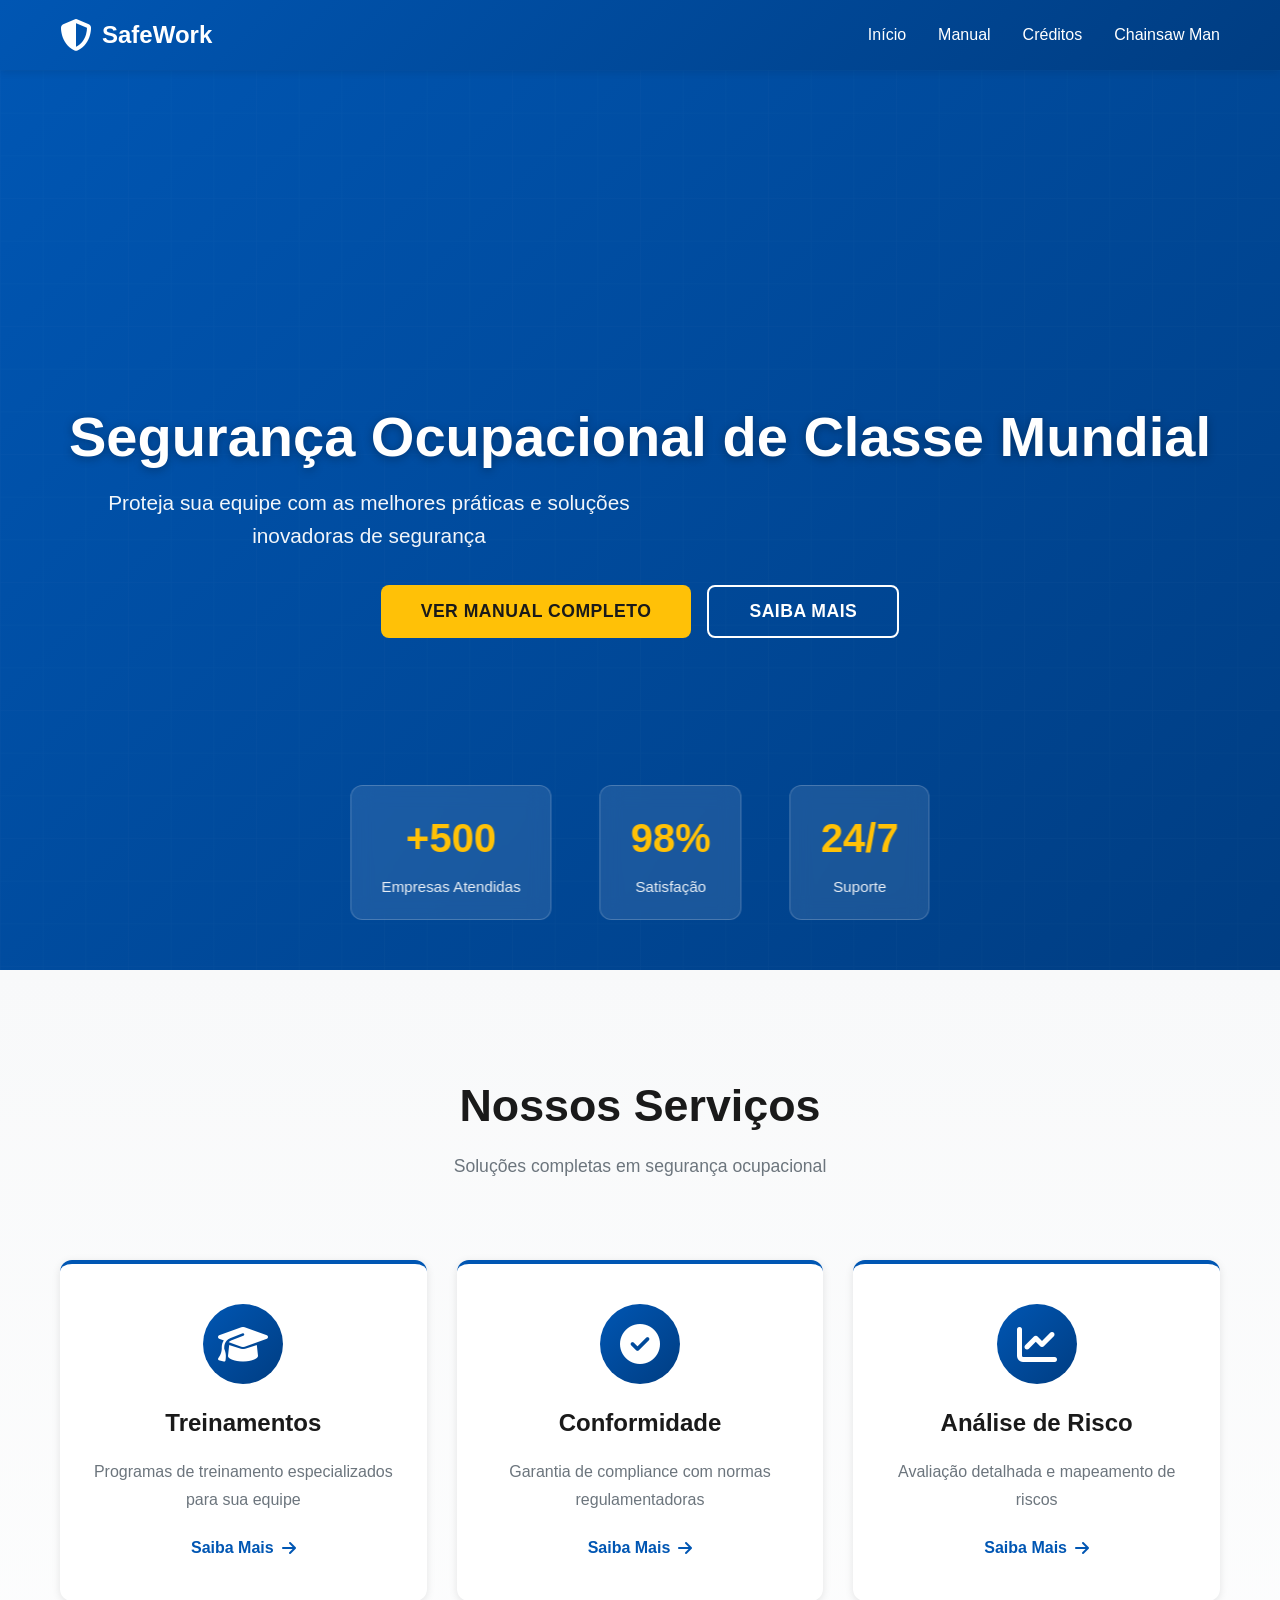
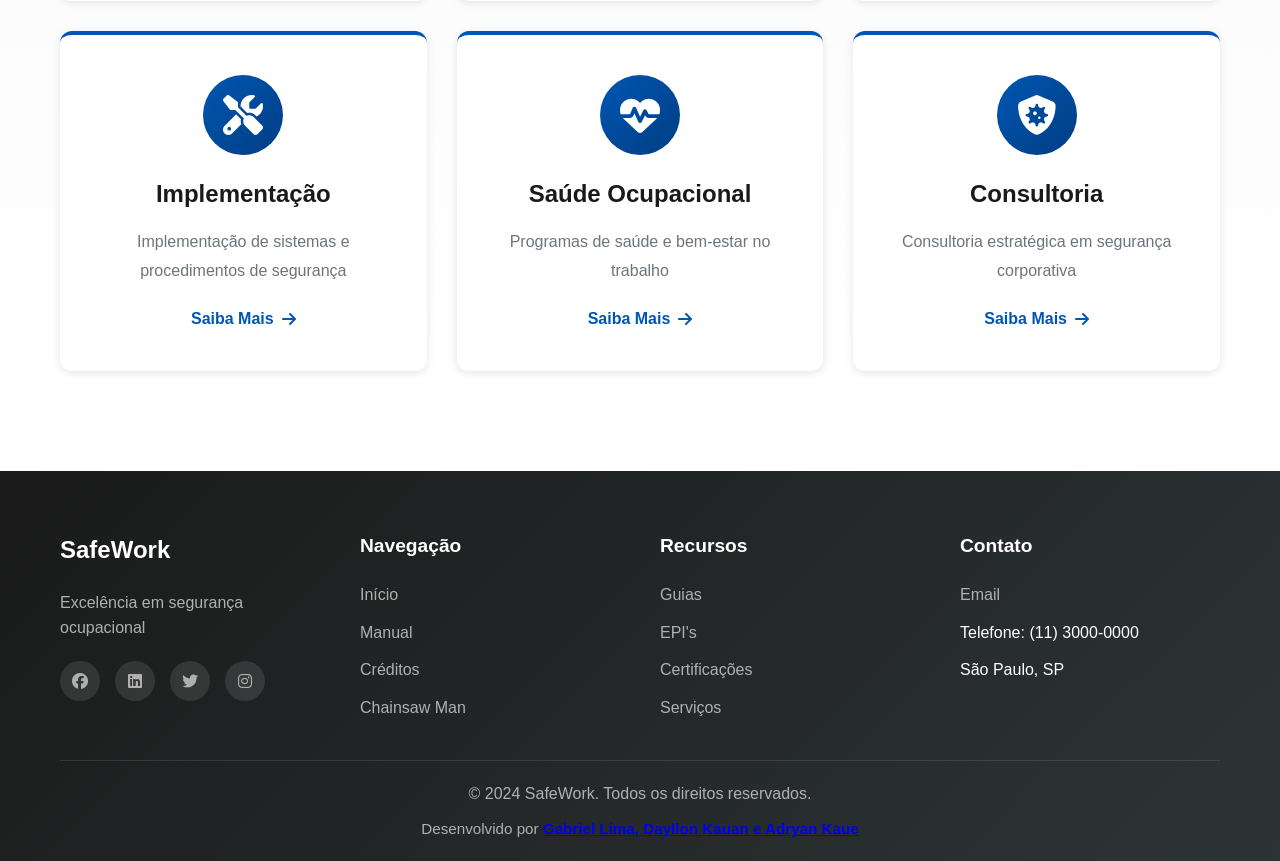
<file: index.html>
<!DOCTYPE html>
<html lang="pt-BR">
<head>
    <meta charset="UTF-8">
    <meta name="viewport" content="width=device-width, initial-scale=1.0">
    <title>SafeWork - Segurança Ocupacional Profissional</title>
    <link rel="stylesheet" href="https://cdnjs.cloudflare.com/ajax/libs/font-awesome/6.4.0/css/all.min.css">
    <link rel="stylesheet" href="style.css">
</head>
<body>
    <!-- NAVBAR PREMIUM -->
    <header class="navbar-premium">
        <nav class="navbar-container">
            <div class="navbar-logo">
                <i class="fas fa-shield-alt"></i>
                <span>SafeWork</span>
            </div>
            <ul class="nav-menu">
                <li><a href="index.html" class="nav-link active">Início</a></li>
                <li><a href="manual.html" class="nav-link">Manual</a></li>
                <li><a href="creditos.html" class="nav-link">Créditos</a></li>
                <li><a href="chainsaw.html" class="nav-link">Chainsaw Man</a></li>
            </ul>
            <div class="hamburger">
                <span></span>
                <span></span>
                <span></span>
            </div>
        </nav>
    </header>

    <!-- HERO SECTION PREMIUM -->
    <section id="home" class="hero-premium">
        <div class="hero-overlay"></div>
        <div class="hero-content">
            <h1 class="hero-title">Segurança Ocupacional de Classe Mundial</h1>
            <p class="hero-subtitle">Proteja sua equipe com as melhores práticas e soluções inovadoras de segurança</p>
            <div class="hero-buttons">
                <button class="btn-primary" onclick="document.location.href='manual.html'">Ver Manual Completo</button>
                <button class="btn-secondary" onclick="scrollToSection('servicos')">Saiba Mais</button>
            </div>
        </div>
        <div class="hero-stats">
            <div class="stat-box">
                <h3>+500</h3>
                <p>Empresas Atendidas</p>
            </div>
            <div class="stat-box">
                <h3>98%</h3>
                <p>Satisfação</p>
            </div>
            <div class="stat-box">
                <h3>24/7</h3>
                <p>Suporte</p>
            </div>
        </div>
    </section>

    <!-- SERVIÇOS DESTACADOS -->
    <section id="servicos" class="servicos-section">
        <div class="container">
            <div class="section-header">
                <h2>Nossos Serviços</h2>
                <p>Soluções completas em segurança ocupacional</p>
            </div>
            <div class="servicos-grid">
                <div class="servico-card">
                    <div class="servico-icon">
                        <i class="fas fa-graduation-cap"></i>
                    </div>
                    <h3>Treinamentos</h3>
                    <p>Programas de treinamento especializados para sua equipe</p>
                    <a href="manual.html" class="card-link">Saiba Mais <i class="fas fa-arrow-right"></i></a>
                </div>
                <div class="servico-card">
                    <div class="servico-icon">
                        <i class="fas fa-check-circle"></i>
                    </div>
                    <h3>Conformidade</h3>
                    <p>Garantia de compliance com normas regulamentadoras</p>
                    <a href="manual.html" class="card-link">Saiba Mais <i class="fas fa-arrow-right"></i></a>
                </div>
                <div class="servico-card">
                    <div class="servico-icon">
                        <i class="fas fa-chart-line"></i>
                    </div>
                    <h3>Análise de Risco</h3>
                    <p>Avaliação detalhada e mapeamento de riscos</p>
                    <a href="manual.html" class="card-link">Saiba Mais <i class="fas fa-arrow-right"></i></a>
                </div>
                <div class="servico-card">
                    <div class="servico-icon">
                        <i class="fas fa-tools"></i>
                    </div>
                    <h3>Implementação</h3>
                    <p>Implementação de sistemas e procedimentos de segurança</p>
                    <a href="manual.html" class="card-link">Saiba Mais <i class="fas fa-arrow-right"></i></a>
                </div>
                <div class="servico-card">
                    <div class="servico-icon">
                        <i class="fas fa-heartbeat"></i>
                    </div>
                    <h3>Saúde Ocupacional</h3>
                    <p>Programas de saúde e bem-estar no trabalho</p>
                    <a href="manual.html" class="card-link">Saiba Mais <i class="fas fa-arrow-right"></i></a>
                </div>
                <div class="servico-card">
                    <div class="servico-icon">
                        <i class="fas fa-shield-virus"></i>
                    </div>
                    <h3>Consultoria</h3>
                    <p>Consultoria estratégica em segurança corporativa</p>
                    <a href="manual.html" class="card-link">Saiba Mais <i class="fas fa-arrow-right"></i></a>
                </div>
            </div>
        </div>
    </section>

    <!-- FOOTER PREMIUM -->
    <footer class="footer-premium">
        <div class="container">
            <div class="footer-grid">
                <div class="footer-col">
                    <h3>SafeWork</h3>
                    <p>Excelência em segurança ocupacional</p>
                    <div class="social-icons">
                        <a href="#" title="Facebook"><i class="fab fa-facebook"></i></a>
                        <a href="#" title="LinkedIn"><i class="fab fa-linkedin"></i></a>
                        <a href="#" title="Twitter"><i class="fab fa-twitter"></i></a>
                        <a href="#" title="Instagram"><i class="fab fa-instagram"></i></a>
                    </div>
                </div>
                <div class="footer-col">
                    <h4>Navegação</h4>
                    <ul>
                        <li><a href="index.html">Início</a></li>
                        <li><a href="manual.html">Manual</a></li>
                        <li><a href="creditos.html">Créditos</a></li>
                        <li><a href="chainsaw.html">Chainsaw Man</a></li>
                    </ul>
                </div>
                <div class="footer-col">
                    <h4>Recursos</h4>
                    <ul>
                        <li><a href="manual.html">Guias</a></li>
                        <li><a href="manual.html">EPI's</a></li>
                        <li><a href="manual.html">Certificações</a></li>
                        <li><a href="#servicos">Serviços</a></li>
                    </ul>
                </div>
                <div class="footer-col">
                    <h4>Contato</h4>
                    <ul>
                        <li><a href="mailto:contato@safework.com">Email</a></li>
                        <li>Telefone: (11) 3000-0000</li>
                        <li>São Paulo, SP</li>
                    </ul>
                </div>
            </div>
            <div class="footer-bottom">
                <p>&copy; 2024 SafeWork. Todos os direitos reservados.</p>
                <p class="credits">Desenvolvido por <strong><a href="creditos.html">Gabriel Lima, Dayllon Kauan e Adryan Kaue</a></strong></p>
            </div>
        </div>
    </footer>

    <script src="script.js"></script>
</body>
</html>
</file>
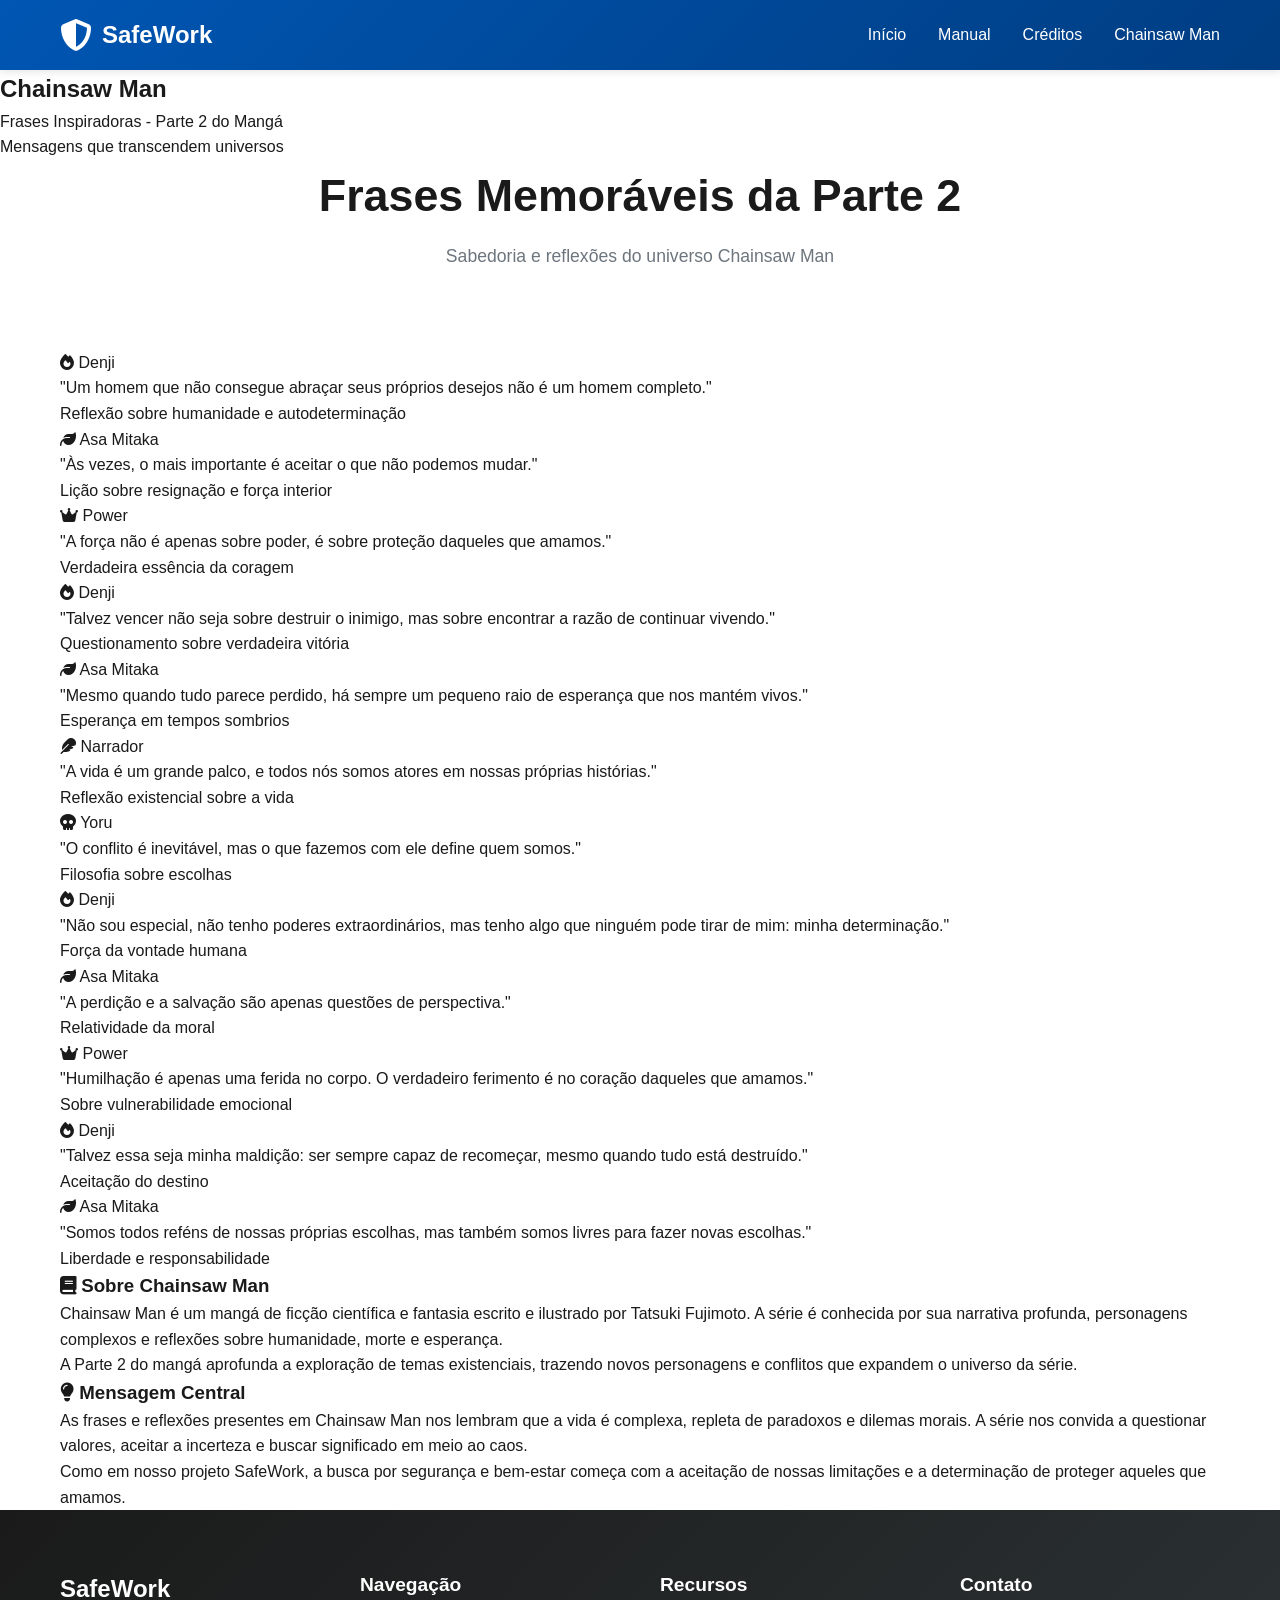
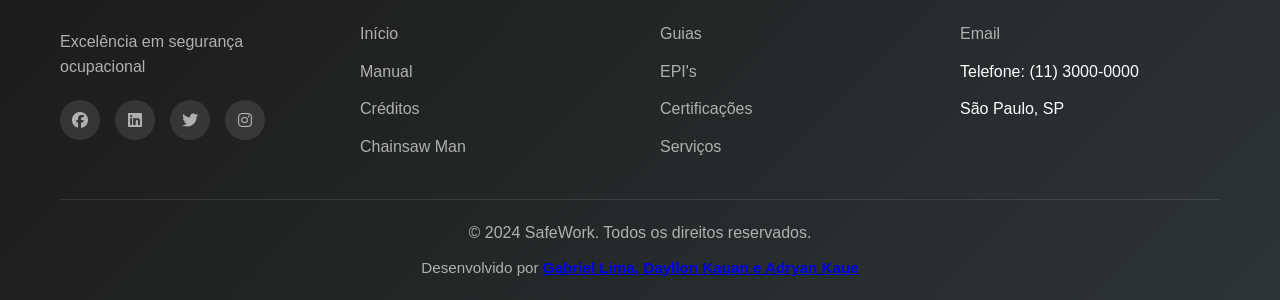
<file: chainsaw.html>
<!DOCTYPE html>
<html lang="pt-BR">
<head>
    <meta charset="UTF-8">
    <meta name="viewport" content="width=device-width, initial-scale=1.0">
    <title>Chainsaw Man - Frases Inspiradoras</title>
    <link rel="stylesheet" href="https://cdnjs.cloudflare.com/ajax/libs/font-awesome/6.4.0/css/all.min.css">
    <link rel="stylesheet" href="style.css">
</head>
<body>
    <!-- NAVBAR PREMIUM -->
    <header class="navbar-premium">
        <nav class="navbar-container">
            <div class="navbar-logo">
                <i class="fas fa-shield-alt"></i>
                <span>SafeWork</span>
            </div>
            <ul class="nav-menu">
                <li><a href="index.html" class="nav-link">Início</a></li>
                <li><a href="manual.html" class="nav-link">Manual</a></li>
                <li><a href="creditos.html" class="nav-link">Créditos</a></li>
                <li><a href="chainsaw.html" class="nav-link active">Chainsaw Man</a></li>
            </ul>
            <div class="hamburger">
                <span></span>
                <span></span>
                <span></span>
            </div>
        </nav>
    </header>

    <!-- HERO SECTION -->
    <section class="chainsaw-hero">
        <div class="hero-overlay"></div>
        <div class="chainsaw-hero-content">
            <h1>Chainsaw Man</h1>
            <p>Frases Inspiradoras - Parte 2 do Mangá</p>
            <p class="hero-subtitle-small">Mensagens que transcendem universos</p>
        </div>
    </section>

    <!-- CONTEÚDO -->
    <section class="chainsaw-section">
        <div class="container">
            <div class="section-header">
                <h2>Frases Memoráveis da Parte 2</h2>
                <p>Sabedoria e reflexões do universo Chainsaw Man</p>
            </div>

            <div class="quotes-grid">
                <!-- Denji -->
                <div class="quote-card denji">
                    <div class="quote-character">
                        <i class="fas fa-fire"></i>
                        <span>Denji</span>
                    </div>
                    <blockquote>
                        "Um homem que não consegue abraçar seus próprios desejos não é um homem completo."
                    </blockquote>
                    <p class="quote-context">Reflexão sobre humanidade e autodeterminação</p>
                </div>

                <!-- Asa Mitaka -->
                <div class="quote-card asa">
                    <div class="quote-character">
                        <i class="fas fa-leaf"></i>
                        <span>Asa Mitaka</span>
                    </div>
                    <blockquote>
                        "Às vezes, o mais importante é aceitar o que não podemos mudar."
                    </blockquote>
                    <p class="quote-context">Lição sobre resignação e força interior</p>
                </div>

                <!-- Power -->
                <div class="quote-card power">
                    <div class="quote-character">
                        <i class="fas fa-crown"></i>
                        <span>Power</span>
                    </div>
                    <blockquote>
                        "A força não é apenas sobre poder, é sobre proteção daqueles que amamos."
                    </blockquote>
                    <p class="quote-context">Verdadeira essência da coragem</p>
                </div>

                <!-- Denji 2 -->
                <div class="quote-card denji">
                    <div class="quote-character">
                        <i class="fas fa-fire"></i>
                        <span>Denji</span>
                    </div>
                    <blockquote>
                        "Talvez vencer não seja sobre destruir o inimigo, mas sobre encontrar a razão de continuar vivendo."
                    </blockquote>
                    <p class="quote-context">Questionamento sobre verdadeira vitória</p>
                </div>

                <!-- Asa Mitaka 2 -->
                <div class="quote-card asa">
                    <div class="quote-character">
                        <i class="fas fa-leaf"></i>
                        <span>Asa Mitaka</span>
                    </div>
                    <blockquote>
                        "Mesmo quando tudo parece perdido, há sempre um pequeno raio de esperança que nos mantém vivos."
                    </blockquote>
                    <p class="quote-context">Esperança em tempos sombrios</p>
                </div>

                <!-- Narrador -->
                <div class="quote-card narrator">
                    <div class="quote-character">
                        <i class="fas fa-feather"></i>
                        <span>Narrador</span>
                    </div>
                    <blockquote>
                        "A vida é um grande palco, e todos nós somos atores em nossas próprias histórias."
                    </blockquote>
                    <p class="quote-context">Reflexão existencial sobre a vida</p>
                </div>

                <!-- Yoru -->
                <div class="quote-card yoru">
                    <div class="quote-character">
                        <i class="fas fa-skull"></i>
                        <span>Yoru</span>
                    </div>
                    <blockquote>
                        "O conflito é inevitável, mas o que fazemos com ele define quem somos."
                    </blockquote>
                    <p class="quote-context">Filosofia sobre escolhas</p>
                </div>

                <!-- Denji 3 -->
                <div class="quote-card denji">
                    <div class="quote-character">
                        <i class="fas fa-fire"></i>
                        <span>Denji</span>
                    </div>
                    <blockquote>
                        "Não sou especial, não tenho poderes extraordinários, mas tenho algo que ninguém pode tirar de mim: minha determinação."
                    </blockquote>
                    <p class="quote-context">Força da vontade humana</p>
                </div>

                <!-- Asa Mitaka 3 -->
                <div class="quote-card asa">
                    <div class="quote-character">
                        <i class="fas fa-leaf"></i>
                        <span>Asa Mitaka</span>
                    </div>
                    <blockquote>
                        "A perdição e a salvação são apenas questões de perspectiva."
                    </blockquote>
                    <p class="quote-context">Relatividade da moral</p>
                </div>

                <!-- Power 2 -->
                <div class="quote-card power">
                    <div class="quote-character">
                        <i class="fas fa-crown"></i>
                        <span>Power</span>
                    </div>
                    <blockquote>
                        "Humilhação é apenas uma ferida no corpo. O verdadeiro ferimento é no coração daqueles que amamos."
                    </blockquote>
                    <p class="quote-context">Sobre vulnerabilidade emocional</p>
                </div>

                <!-- Denji 4 -->
                <div class="quote-card denji">
                    <div class="quote-character">
                        <i class="fas fa-fire"></i>
                        <span>Denji</span>
                    </div>
                    <blockquote>
                        "Talvez essa seja minha maldição: ser sempre capaz de recomeçar, mesmo quando tudo está destruído."
                    </blockquote>
                    <p class="quote-context">Aceitação do destino</p>
                </div>

                <!-- Asa Mitaka 4 -->
                <div class="quote-card asa">
                    <div class="quote-character">
                        <i class="fas fa-leaf"></i>
                        <span>Asa Mitaka</span>
                    </div>
                    <blockquote>
                        "Somos todos reféns de nossas próprias escolhas, mas também somos livres para fazer novas escolhas."
                    </blockquote>
                    <p class="quote-context">Liberdade e responsabilidade</p>
                </div>
            </div>

            <!-- SEÇÃO INFO -->
            <section class="info-chainsaw">
                <div class="info-card-chainsaw">
                    <h3><i class="fas fa-book"></i> Sobre Chainsaw Man</h3>
                    <p>Chainsaw Man é um mangá de ficção científica e fantasia escrito e ilustrado por Tatsuki Fujimoto. A série é conhecida por sua narrativa profunda, personagens complexos e reflexões sobre humanidade, morte e esperança.</p>
                    <p>A Parte 2 do mangá aprofunda a exploração de temas existenciais, trazendo novos personagens e conflitos que expandem o universo da série.</p>
                </div>

                <div class="info-card-chainsaw">
                    <h3><i class="fas fa-lightbulb"></i> Mensagem Central</h3>
                    <p>As frases e reflexões presentes em Chainsaw Man nos lembram que a vida é complexa, repleta de paradoxos e dilemas morais. A série nos convida a questionar valores, aceitar a incerteza e buscar significado em meio ao caos.</p>
                    <p>Como em nosso projeto SafeWork, a busca por segurança e bem-estar começa com a aceitação de nossas limitações e a determinação de proteger aqueles que amamos.</p>
                </div>
            </section>
        </div>
    </section>

    <!-- FOOTER PREMIUM -->
    <footer class="footer-premium">
        <div class="container">
            <div class="footer-grid">
                <div class="footer-col">
                    <h3>SafeWork</h3>
                    <p>Excelência em segurança ocupacional</p>
                    <div class="social-icons">
                        <a href="#" title="Facebook"><i class="fab fa-facebook"></i></a>
                        <a href="#" title="LinkedIn"><i class="fab fa-linkedin"></i></a>
                        <a href="#" title="Twitter"><i class="fab fa-twitter"></i></a>
                        <a href="#" title="Instagram"><i class="fab fa-instagram"></i></a>
                    </div>
                </div>
                <div class="footer-col">
                    <h4>Navegação</h4>
                    <ul>
                        <li><a href="index.html">Início</a></li>
                        <li><a href="manual.html">Manual</a></li>
                        <li><a href="creditos.html">Créditos</a></li>
                        <li><a href="chainsaw.html">Chainsaw Man</a></li>
                    </ul>
                </div>
                <div class="footer-col">
                    <h4>Recursos</h4>
                    <ul>
                        <li><a href="manual.html">Guias</a></li>
                        <li><a href="manual.html">EPI's</a></li>
                        <li><a href="manual.html">Certificações</a></li>
                        <li><a href="index.html">Serviços</a></li>
                    </ul>
                </div>
                <div class="footer-col">
                    <h4>Contato</h4>
                    <ul>
                        <li><a href="mailto:contato@safework.com">Email</a></li>
                        <li>Telefone: (11) 3000-0000</li>
                        <li>São Paulo, SP</li>
                    </ul>
                </div>
            </div>
            <div class="footer-bottom">
                <p>&copy; 2024 SafeWork. Todos os direitos reservados.</p>
                <p class="credits">Desenvolvido por <strong><a href="creditos.html">Gabriel Lima, Dayllon Kauan e Adryan Kaue</a></strong></p>
            </div>
        </div>
    </footer>

    <script src="script.js"></script>
</body>
</html>
</file>
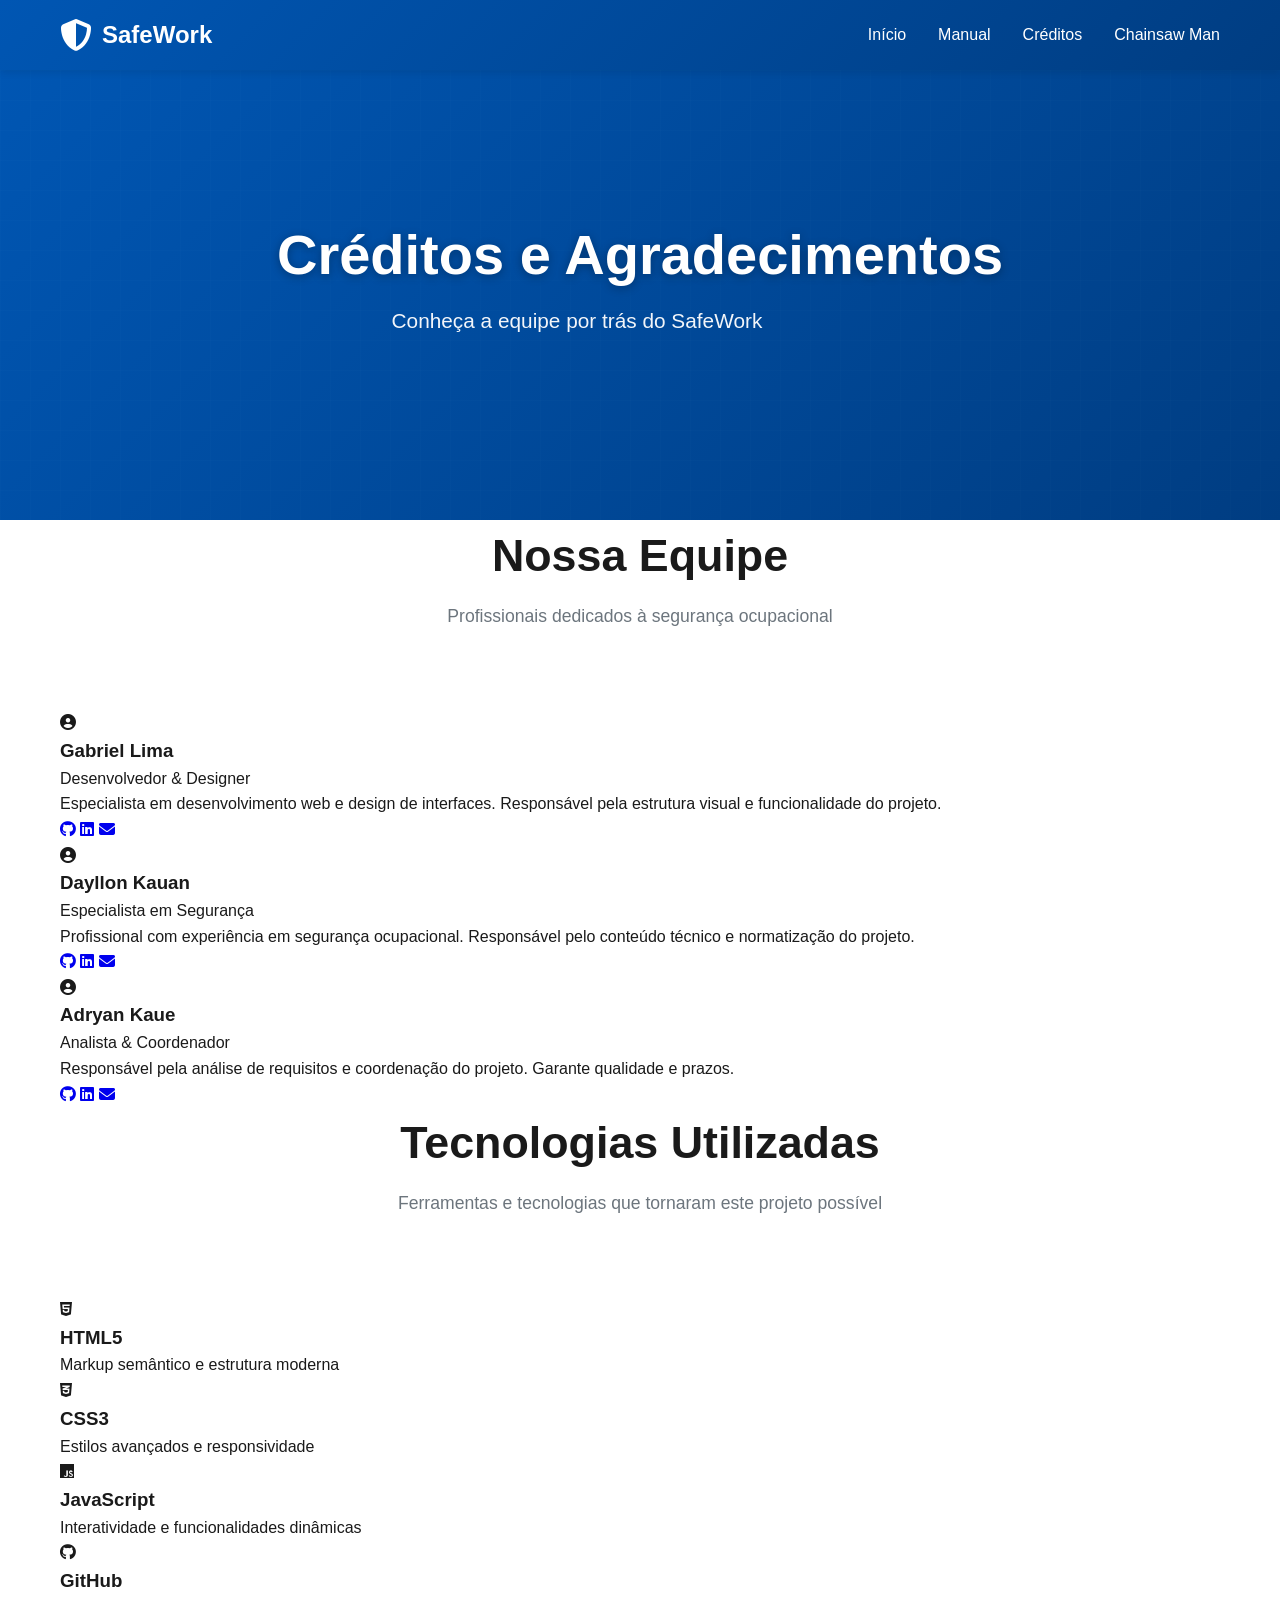
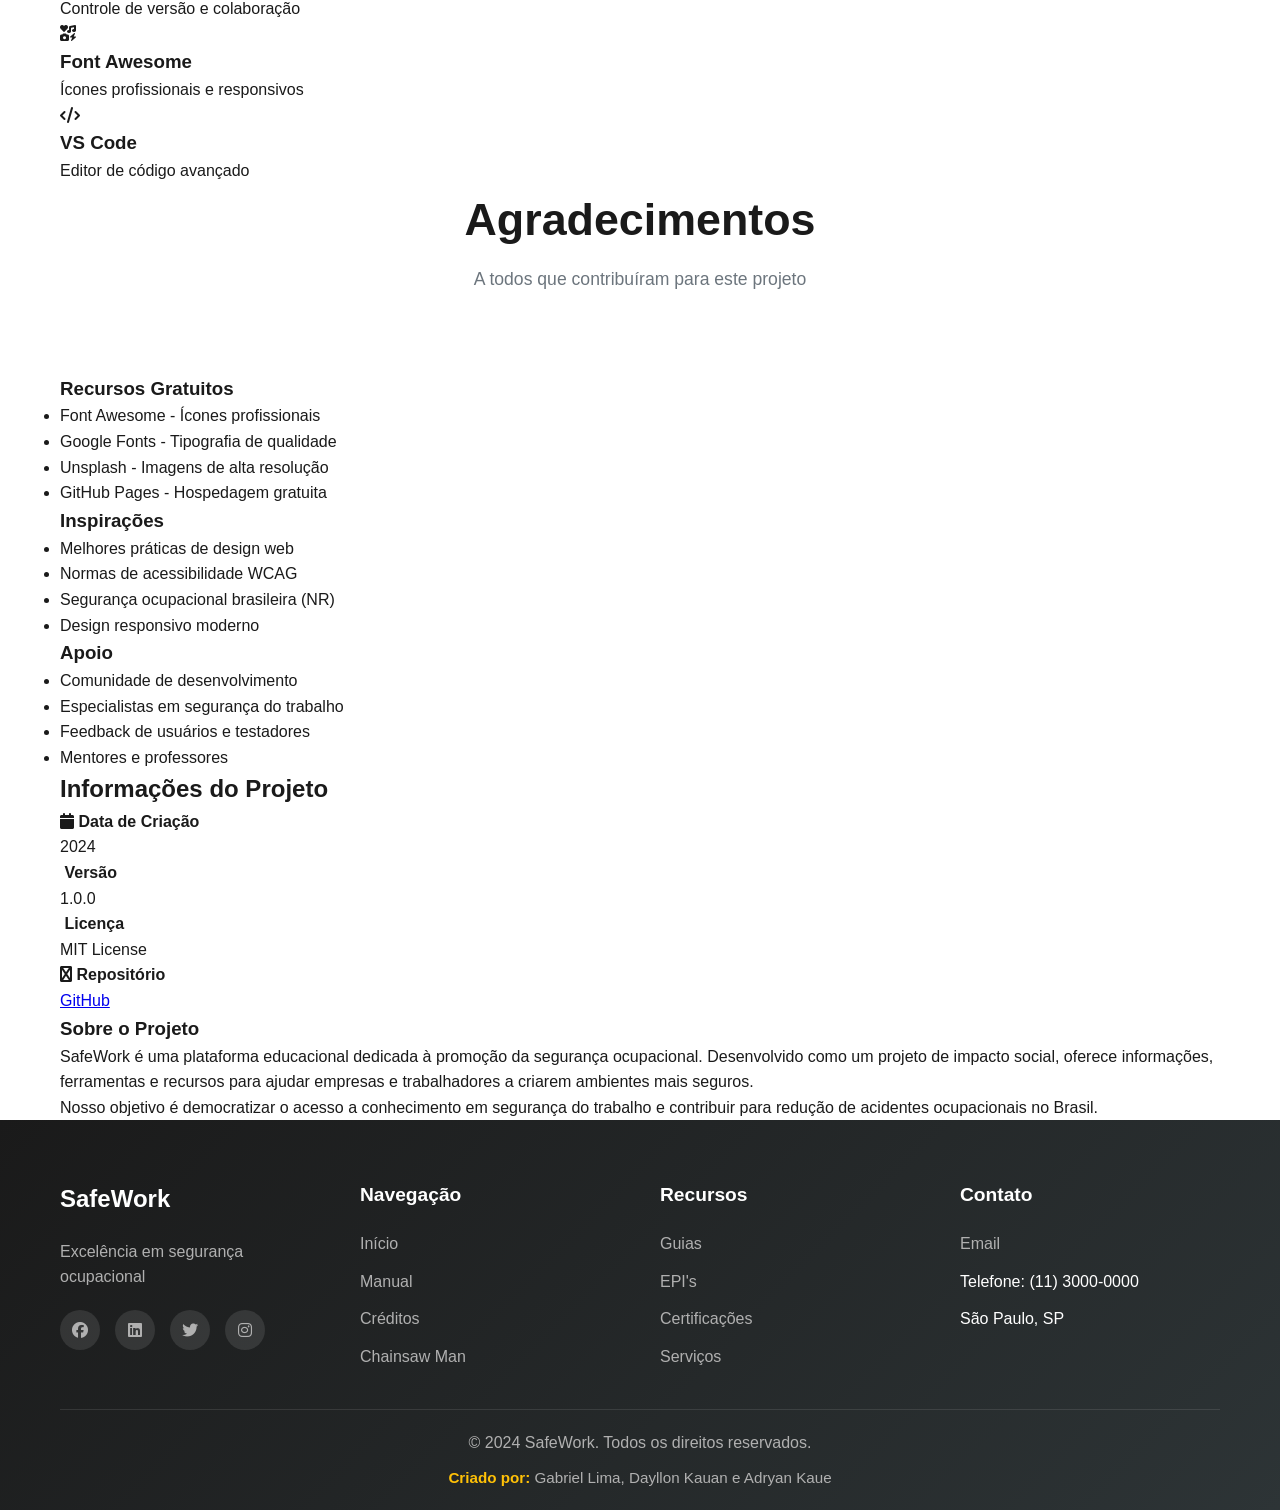
<file: creditos.html>
<!DOCTYPE html>
<html lang="pt-BR">
<head>
    <meta charset="UTF-8">
    <meta name="viewport" content="width=device-width, initial-scale=1.0">
    <title>Créditos - SafeWork</title>
    <link rel="stylesheet" href="https://cdnjs.cloudflare.com/ajax/libs/font-awesome/6.4.0/css/all.min.css">
    <link rel="stylesheet" href="style.css">
</head>
<body>
    <!-- NAVBAR PREMIUM -->
    <header class="navbar-premium">
        <nav class="navbar-container">
            <div class="navbar-logo">
                <i class="fas fa-shield-alt"></i>
                <span>SafeWork</span>
            </div>
            <ul class="nav-menu">
                <li><a href="index.html" class="nav-link">Início</a></li>
                <li><a href="manual.html" class="nav-link">Manual</a></li>
                <li><a href="creditos.html" class="nav-link active">Créditos</a></li>
                <li><a href="chainsaw.html" class="nav-link">Chainsaw Man</a></li>
            </ul>
            <div class="hamburger">
                <span></span>
                <span></span>
                <span></span>
            </div>
        </nav>
    </header>

    <!-- HERO SECTION -->
    <section class="hero-premium" style="min-height: 50vh;">
        <div class="hero-overlay"></div>
        <div class="hero-content">
            <h1 class="hero-title">Créditos e Agradecimentos</h1>
            <p class="hero-subtitle">Conheça a equipe por trás do SafeWork</p>
        </div>
    </section>

    <!-- EQUIPE -->
    <section class="creditos-section">
        <div class="container">
            <div class="section-header">
                <h2>Nossa Equipe</h2>
                <p>Profissionais dedicados à segurança ocupacional</p>
            </div>

            <div class="team-grid">
                <div class="team-card">
                    <div class="team-avatar">
                        <i class="fas fa-user-circle"></i>
                    </div>
                    <h3>Gabriel Lima</h3>
                    <p class="role">Desenvolvedor & Designer</p>
                    <div class="team-description">
                        <p>Especialista em desenvolvimento web e design de interfaces. Responsável pela estrutura visual e funcionalidade do projeto.</p>
                    </div>
                    <div class="team-socials">
                        <a href="#" title="GitHub"><i class="fab fa-github"></i></a>
                        <a href="#" title="LinkedIn"><i class="fab fa-linkedin"></i></a>
                        <a href="#" title="Email"><i class="fas fa-envelope"></i></a>
                    </div>
                </div>

                <div class="team-card">
                    <div class="team-avatar">
                        <i class="fas fa-user-circle"></i>
                    </div>
                    <h3>Dayllon Kauan</h3>
                    <p class="role">Especialista em Segurança</p>
                    <div class="team-description">
                        <p>Profissional com experiência em segurança ocupacional. Responsável pelo conteúdo técnico e normatização do projeto.</p>
                    </div>
                    <div class="team-socials">
                        <a href="#" title="GitHub"><i class="fab fa-github"></i></a>
                        <a href="#" title="LinkedIn"><i class="fab fa-linkedin"></i></a>
                        <a href="#" title="Email"><i class="fas fa-envelope"></i></a>
                    </div>
                </div>

                <div class="team-card">
                    <div class="team-avatar">
                        <i class="fas fa-user-circle"></i>
                    </div>
                    <h3>Adryan Kaue</h3>
                    <p class="role">Analista & Coordenador</p>
                    <div class="team-description">
                        <p>Responsável pela análise de requisitos e coordenação do projeto. Garante qualidade e prazos.</p>
                    </div>
                    <div class="team-socials">
                        <a href="#" title="GitHub"><i class="fab fa-github"></i></a>
                        <a href="#" title="LinkedIn"><i class="fab fa-linkedin"></i></a>
                        <a href="#" title="Email"><i class="fas fa-envelope"></i></a>
                    </div>
                </div>
            </div>
        </div>
    </section>

    <!-- TECNOLOGIAS -->
    <section class="tech-section">
        <div class="container">
            <div class="section-header">
                <h2>Tecnologias Utilizadas</h2>
                <p>Ferramentas e tecnologias que tornaram este projeto possível</p>
            </div>

            <div class="tech-grid">
                <div class="tech-card">
                    <i class="fab fa-html5"></i>
                    <h3>HTML5</h3>
                    <p>Markup semântico e estrutura moderna</p>
                </div>
                <div class="tech-card">
                    <i class="fab fa-css3-alt"></i>
                    <h3>CSS3</h3>
                    <p>Estilos avançados e responsividade</p>
                </div>
                <div class="tech-card">
                    <i class="fab fa-js"></i>
                    <h3>JavaScript</h3>
                    <p>Interatividade e funcionalidades dinâmicas</p>
                </div>
                <div class="tech-card">
                    <i class="fab fa-github"></i>
                    <h3>GitHub</h3>
                    <p>Controle de versão e colaboração</p>
                </div>
                <div class="tech-card">
                    <i class="fas fa-icons"></i>
                    <h3>Font Awesome</h3>
                    <p>Ícones profissionais e responsivos</p>
                </div>
                <div class="tech-card">
                    <i class="fas fa-code"></i>
                    <h3>VS Code</h3>
                    <p>Editor de código avançado</p>
                </div>
            </div>
        </div>
    </section>

    <!-- AGRADECIMENTOS -->
    <section class="thanks-section">
        <div class="container">
            <div class="section-header">
                <h2>Agradecimentos</h2>
                <p>A todos que contribuíram para este projeto</p>
            </div>

            <div class="thanks-content">
                <div class="thanks-card">
                    <h3>Recursos Gratuitos</h3>
                    <ul>
                        <li>Font Awesome - Ícones profissionais</li>
                        <li>Google Fonts - Tipografia de qualidade</li>
                        <li>Unsplash - Imagens de alta resolução</li>
                        <li>GitHub Pages - Hospedagem gratuita</li>
                    </ul>
                </div>

                <div class="thanks-card">
                    <h3>Inspirações</h3>
                    <ul>
                        <li>Melhores práticas de design web</li>
                        <li>Normas de acessibilidade WCAG</li>
                        <li>Segurança ocupacional brasileira (NR)</li>
                        <li>Design responsivo moderno</li>
                    </ul>
                </div>

                <div class="thanks-card">
                    <h3>Apoio</h3>
                    <ul>
                        <li>Comunidade de desenvolvimento</li>
                        <li>Especialistas em segurança do trabalho</li>
                        <li>Feedback de usuários e testadores</li>
                        <li>Mentores e professores</li>
                    </ul>
                </div>
            </div>
        </div>
    </section>

    <!-- INFORMAÇÕES DO PROJETO -->
    <section class="project-info-section">
        <div class="container">
            <div class="info-content">
                <h2>Informações do Projeto</h2>
                <div class="info-details">
                    <div class="info-item">
                        <h4><i class="fas fa-calendar"></i> Data de Criação</h4>
                        <p>2024</p>
                    </div>
                    <div class="info-item">
                        <h4><i class="fas fa-version"></i> Versão</h4>
                        <p>1.0.0</p>
                    </div>
                    <div class="info-item">
                        <h4><i class="fas fa-license"></i> Licença</h4>
                        <p>MIT License</p>
                    </div>
                    <div class="info-item">
                        <h4><i class="fas fa-github"></i> Repositório</h4>
                        <p><a href="https://github.com/Geweller/seguranca-trabalho" target="_blank">GitHub</a></p>
                    </div>
                </div>

                <div class="project-description">
                    <h3>Sobre o Projeto</h3>
                    <p>SafeWork é uma plataforma educacional dedicada à promoção da segurança ocupacional. Desenvolvido como um projeto de impacto social, oferece informações, ferramentas e recursos para ajudar empresas e trabalhadores a criarem ambientes mais seguros.</p>
                    <p>Nosso objetivo é democratizar o acesso a conhecimento em segurança do trabalho e contribuir para redução de acidentes ocupacionais no Brasil.</p>
                </div>
            </div>
        </div>
    </section>

    <!-- FOOTER PREMIUM -->
    <footer class="footer-premium">
        <div class="container">
            <div class="footer-grid">
                <div class="footer-col">
                    <h3>SafeWork</h3>
                    <p>Excelência em segurança ocupacional</p>
                    <div class="social-icons">
                        <a href="#" title="Facebook"><i class="fab fa-facebook"></i></a>
                        <a href="#" title="LinkedIn"><i class="fab fa-linkedin"></i></a>
                        <a href="#" title="Twitter"><i class="fab fa-twitter"></i></a>
                        <a href="#" title="Instagram"><i class="fab fa-instagram"></i></a>
                    </div>
                </div>
                <div class="footer-col">
                    <h4>Navegação</h4>
                    <ul>
                        <li><a href="index.html">Início</a></li>
                        <li><a href="manual.html">Manual</a></li>
                        <li><a href="creditos.html">Créditos</a></li>
                        <li><a href="chainsaw.html">Chainsaw Man</a></li>
                    </ul>
                </div>
                <div class="footer-col">
                    <h4>Recursos</h4>
                    <ul>
                        <li><a href="manual.html">Guias</a></li>
                        <li><a href="manual.html">EPI's</a></li>
                        <li><a href="manual.html">Certificações</a></li>
                        <li><a href="index.html">Serviços</a></li>
                    </ul>
                </div>
                <div class="footer-col">
                    <h4>Contato</h4>
                    <ul>
                        <li><a href="mailto:contato@safework.com">Email</a></li>
                        <li>Telefone: (11) 3000-0000</li>
                        <li>São Paulo, SP</li>
                    </ul>
                </div>
            </div>
            <div class="footer-bottom">
                <p>&copy; 2024 SafeWork. Todos os direitos reservados.</p>
                <p class="credits"><strong>Criado por:</strong> Gabriel Lima, Dayllon Kauan e Adryan Kaue</p>
            </div>
        </div>
    </footer>

    <script src="script.js"></script>
</body>
</html>
</file>
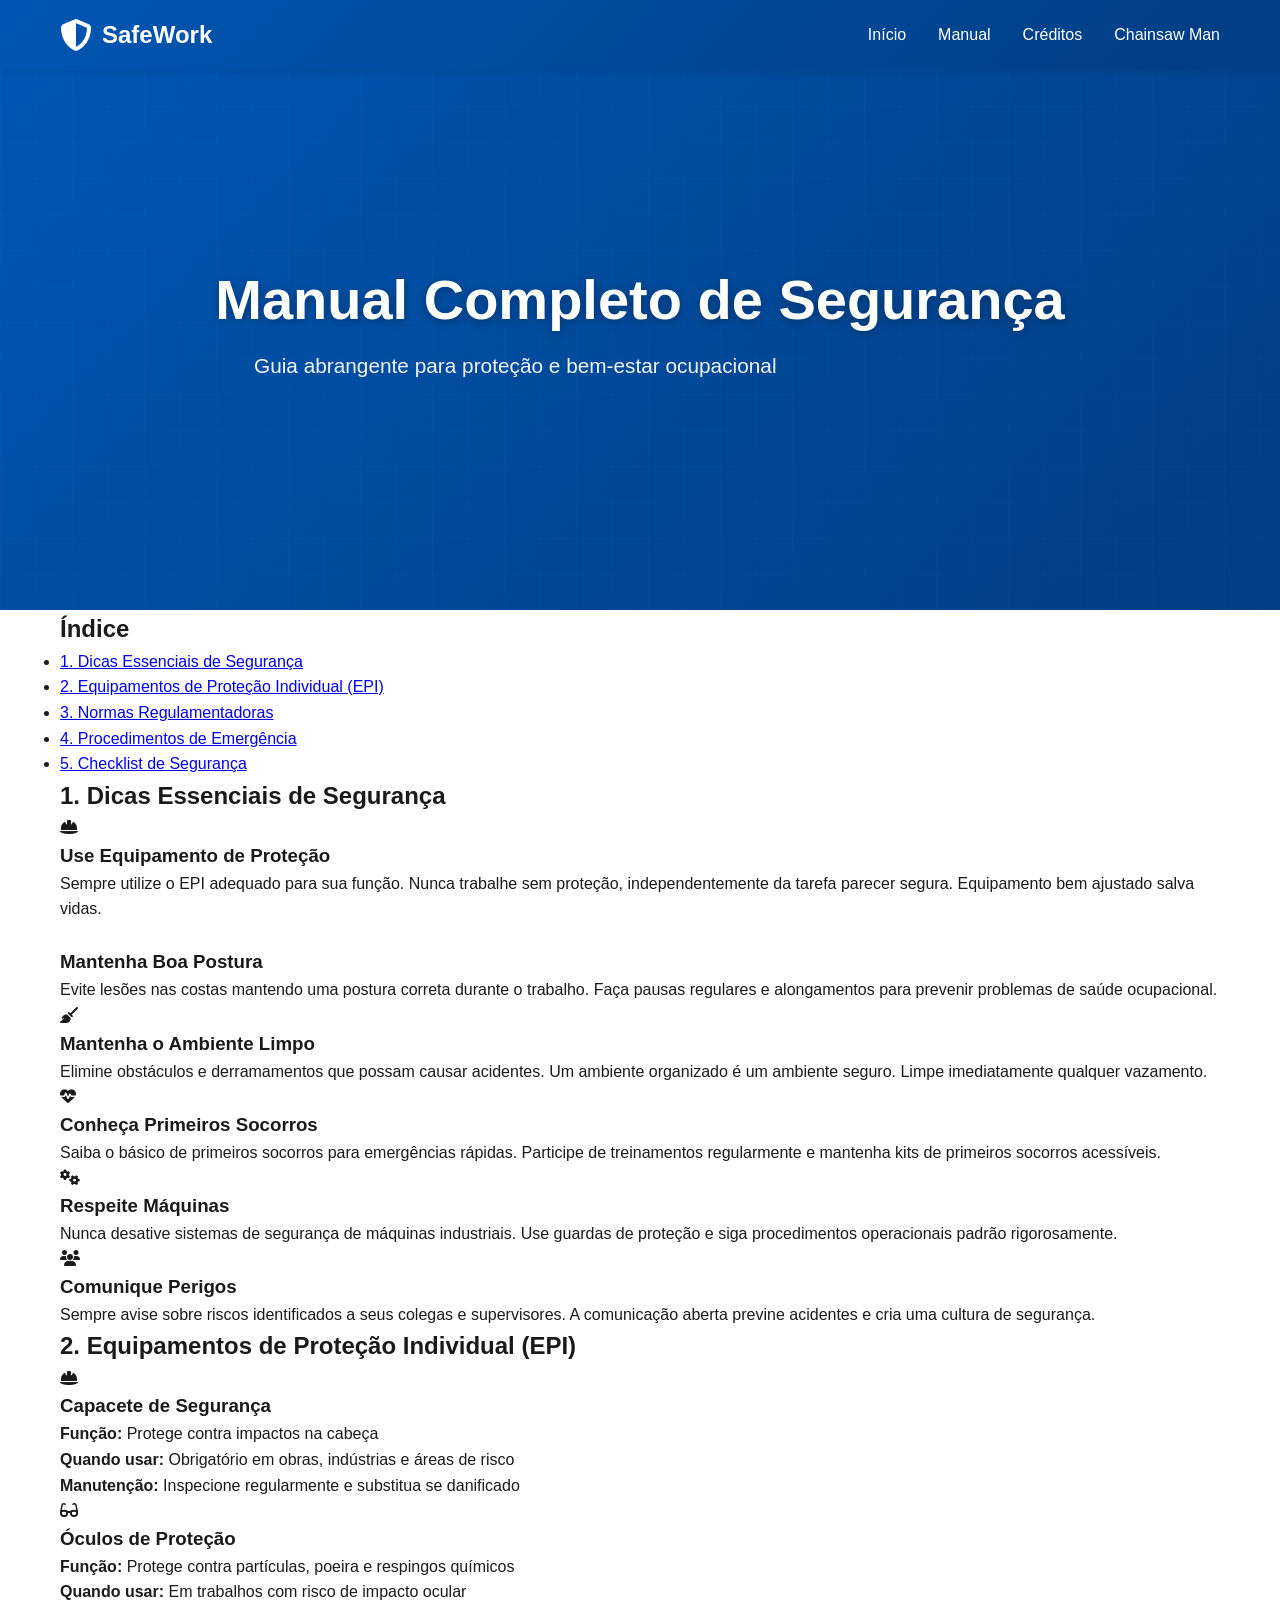
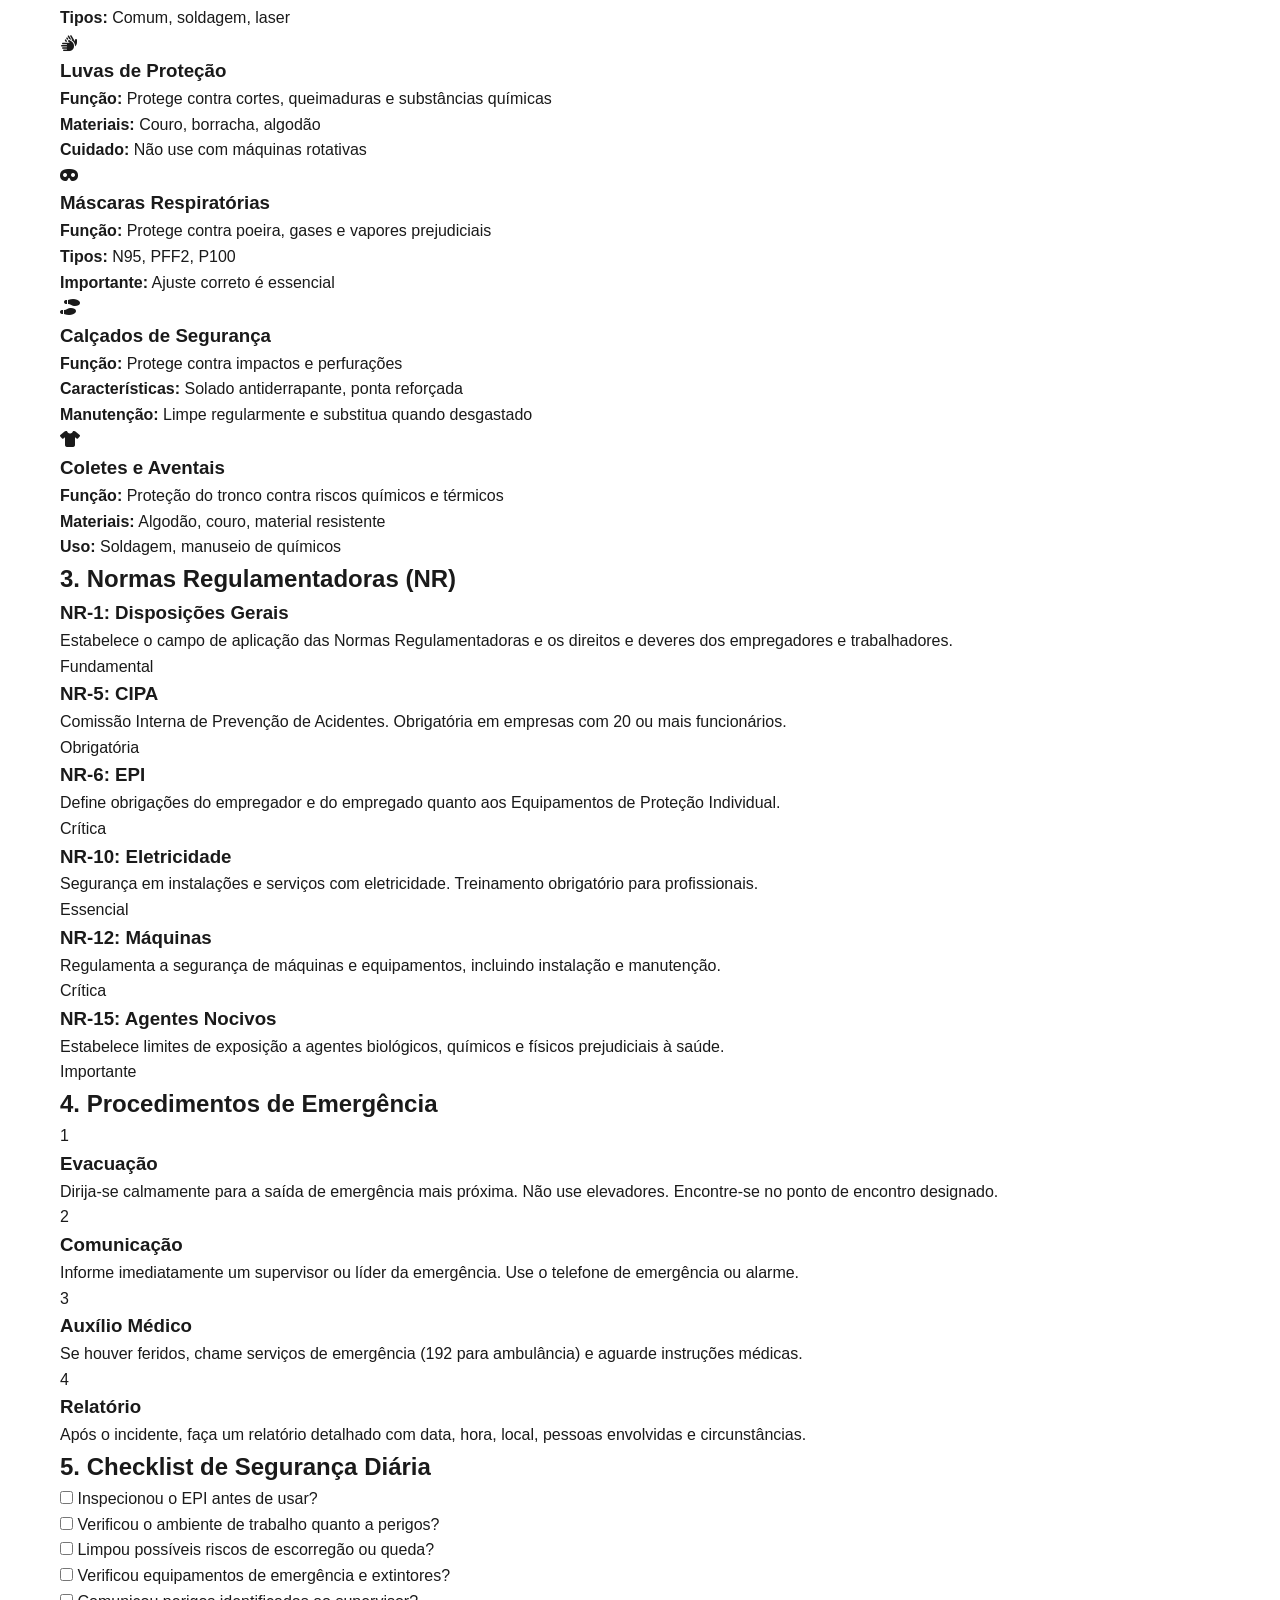
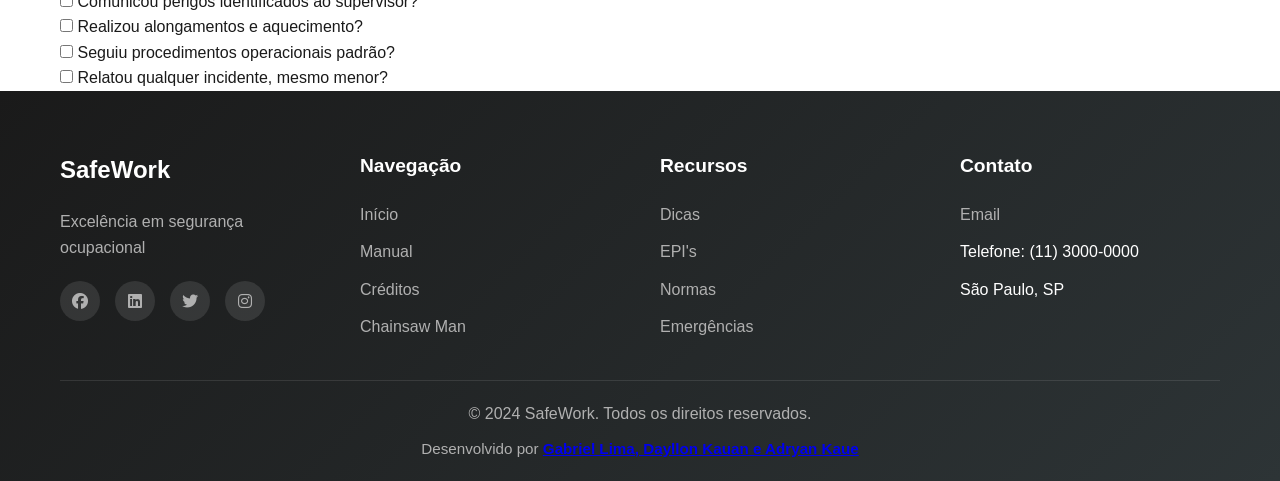
<file: manual.html>
<!DOCTYPE html>
<html lang="pt-BR">
<head>
    <meta charset="UTF-8">
    <meta name="viewport" content="width=device-width, initial-scale=1.0">
    <title>Manual - Segurança Ocupacional</title>
    <link rel="stylesheet" href="https://cdnjs.cloudflare.com/ajax/libs/font-awesome/6.4.0/css/all.min.css">
    <link rel="stylesheet" href="style.css">
</head>
<body>
    <!-- NAVBAR PREMIUM -->
    <header class="navbar-premium">
        <nav class="navbar-container">
            <div class="navbar-logo">
                <i class="fas fa-shield-alt"></i>
                <span>SafeWork</span>
            </div>
            <ul class="nav-menu">
                <li><a href="index.html" class="nav-link">Início</a></li>
                <li><a href="manual.html" class="nav-link active">Manual</a></li>
                <li><a href="creditos.html" class="nav-link">Créditos</a></li>
                <li><a href="chainsaw.html" class="nav-link">Chainsaw Man</a></li>
            </ul>
            <div class="hamburger">
                <span></span>
                <span></span>
                <span></span>
            </div>
        </nav>
    </header>

    <!-- HERO SECTION -->
    <section class="hero-premium" style="min-height: 60vh;">
        <div class="hero-overlay"></div>
        <div class="hero-content">
            <h1 class="hero-title">Manual Completo de Segurança</h1>
            <p class="hero-subtitle">Guia abrangente para proteção e bem-estar ocupacional</p>
        </div>
    </section>

    <!-- CONTEÚDO MANUAL -->
    <section class="manual-section">
        <div class="container">
            <!-- ÍNDICE -->
            <div class="manual-index">
                <h2>Índice</h2>
                <ul>
                    <li><a href="#secao1">1. Dicas Essenciais de Segurança</a></li>
                    <li><a href="#secao2">2. Equipamentos de Proteção Individual (EPI)</a></li>
                    <li><a href="#secao3">3. Normas Regulamentadoras</a></li>
                    <li><a href="#secao4">4. Procedimentos de Emergência</a></li>
                    <li><a href="#secao5">5. Checklist de Segurança</a></li>
                </ul>
            </div>

            <!-- SEÇÃO 1 -->
            <section id="secao1" class="manual-content">
                <h2>1. Dicas Essenciais de Segurança</h2>
                <div class="content-grid">
                    <div class="content-card">
                        <i class="fas fa-hard-hat"></i>
                        <h3>Use Equipamento de Proteção</h3>
                        <p>Sempre utilize o EPI adequado para sua função. Nunca trabalhe sem proteção, independentemente da tarefa parecer segura. Equipamento bem ajustado salva vidas.</p>
                    </div>
                    <div class="content-card">
                        <i class="fas fa-spine"></i>
                        <h3>Mantenha Boa Postura</h3>
                        <p>Evite lesões nas costas mantendo uma postura correta durante o trabalho. Faça pausas regulares e alongamentos para prevenir problemas de saúde ocupacional.</p>
                    </div>
                    <div class="content-card">
                        <i class="fas fa-broom"></i>
                        <h3>Mantenha o Ambiente Limpo</h3>
                        <p>Elimine obstáculos e derramamentos que possam causar acidentes. Um ambiente organizado é um ambiente seguro. Limpe imediatamente qualquer vazamento.</p>
                    </div>
                    <div class="content-card">
                        <i class="fas fa-heart-pulse"></i>
                        <h3>Conheça Primeiros Socorros</h3>
                        <p>Saiba o básico de primeiros socorros para emergências rápidas. Participe de treinamentos regularmente e mantenha kits de primeiros socorros acessíveis.</p>
                    </div>
                    <div class="content-card">
                        <i class="fas fa-cogs"></i>
                        <h3>Respeite Máquinas</h3>
                        <p>Nunca desative sistemas de segurança de máquinas industriais. Use guardas de proteção e siga procedimentos operacionais padrão rigorosamente.</p>
                    </div>
                    <div class="content-card">
                        <i class="fas fa-users"></i>
                        <h3>Comunique Perigos</h3>
                        <p>Sempre avise sobre riscos identificados a seus colegas e supervisores. A comunicação aberta previne acidentes e cria uma cultura de segurança.</p>
                    </div>
                </div>
            </section>

            <!-- SEÇÃO 2 -->
            <section id="secao2" class="manual-content">
                <h2>2. Equipamentos de Proteção Individual (EPI)</h2>
                <div class="ppe-detailed-grid">
                    <div class="ppe-detailed-card">
                        <div class="ppe-detailed-image">
                            <i class="fas fa-hard-hat"></i>
                        </div>
                        <h3>Capacete de Segurança</h3>
                        <p><strong>Função:</strong> Protege contra impactos na cabeça</p>
                        <p><strong>Quando usar:</strong> Obrigatório em obras, indústrias e áreas de risco</p>
                        <p><strong>Manutenção:</strong> Inspecione regularmente e substitua se danificado</p>
                    </div>
                    <div class="ppe-detailed-card">
                        <div class="ppe-detailed-image">
                            <i class="fas fa-glasses"></i>
                        </div>
                        <h3>Óculos de Proteção</h3>
                        <p><strong>Função:</strong> Protege contra partículas, poeira e respingos químicos</p>
                        <p><strong>Quando usar:</strong> Em trabalhos com risco de impacto ocular</p>
                        <p><strong>Tipos:</strong> Comum, soldagem, laser</p>
                    </div>
                    <div class="ppe-detailed-card">
                        <div class="ppe-detailed-image">
                            <i class="fas fa-hands"></i>
                        </div>
                        <h3>Luvas de Proteção</h3>
                        <p><strong>Função:</strong> Protege contra cortes, queimaduras e substâncias químicas</p>
                        <p><strong>Materiais:</strong> Couro, borracha, algodão</p>
                        <p><strong>Cuidado:</strong> Não use com máquinas rotativas</p>
                    </div>
                    <div class="ppe-detailed-card">
                        <div class="ppe-detailed-image">
                            <i class="fas fa-mask"></i>
                        </div>
                        <h3>Máscaras Respiratórias</h3>
                        <p><strong>Função:</strong> Protege contra poeira, gases e vapores prejudiciais</p>
                        <p><strong>Tipos:</strong> N95, PFF2, P100</p>
                        <p><strong>Importante:</strong> Ajuste correto é essencial</p>
                    </div>
                    <div class="ppe-detailed-card">
                        <div class="ppe-detailed-image">
                            <i class="fas fa-shoe-prints"></i>
                        </div>
                        <h3>Calçados de Segurança</h3>
                        <p><strong>Função:</strong> Protege contra impactos e perfurações</p>
                        <p><strong>Características:</strong> Solado antiderrapante, ponta reforçada</p>
                        <p><strong>Manutenção:</strong> Limpe regularmente e substitua quando desgastado</p>
                    </div>
                    <div class="ppe-detailed-card">
                        <div class="ppe-detailed-image">
                            <i class="fas fa-shirt"></i>
                        </div>
                        <h3>Coletes e Aventais</h3>
                        <p><strong>Função:</strong> Proteção do tronco contra riscos químicos e térmicos</p>
                        <p><strong>Materiais:</strong> Algodão, couro, material resistente</p>
                        <p><strong>Uso:</strong> Soldagem, manuseio de químicos</p>
                    </div>
                </div>
            </section>

            <!-- SEÇÃO 3 -->
            <section id="secao3" class="manual-content">
                <h2>3. Normas Regulamentadoras (NR)</h2>
                <div class="normas-grid">
                    <div class="norma-card">
                        <h3>NR-1: Disposições Gerais</h3>
                        <p>Estabelece o campo de aplicação das Normas Regulamentadoras e os direitos e deveres dos empregadores e trabalhadores.</p>
                        <span class="norma-status">Fundamental</span>
                    </div>
                    <div class="norma-card">
                        <h3>NR-5: CIPA</h3>
                        <p>Comissão Interna de Prevenção de Acidentes. Obrigatória em empresas com 20 ou mais funcionários.</p>
                        <span class="norma-status">Obrigatória</span>
                    </div>
                    <div class="norma-card">
                        <h3>NR-6: EPI</h3>
                        <p>Define obrigações do empregador e do empregado quanto aos Equipamentos de Proteção Individual.</p>
                        <span class="norma-status">Crítica</span>
                    </div>
                    <div class="norma-card">
                        <h3>NR-10: Eletricidade</h3>
                        <p>Segurança em instalações e serviços com eletricidade. Treinamento obrigatório para profissionais.</p>
                        <span class="norma-status">Essencial</span>
                    </div>
                    <div class="norma-card">
                        <h3>NR-12: Máquinas</h3>
                        <p>Regulamenta a segurança de máquinas e equipamentos, incluindo instalação e manutenção.</p>
                        <span class="norma-status">Crítica</span>
                    </div>
                    <div class="norma-card">
                        <h3>NR-15: Agentes Nocivos</h3>
                        <p>Estabelece limites de exposição a agentes biológicos, químicos e físicos prejudiciais à saúde.</p>
                        <span class="norma-status">Importante</span>
                    </div>
                </div>
            </section>

            <!-- SEÇÃO 4 -->
            <section id="secao4" class="manual-content">
                <h2>4. Procedimentos de Emergência</h2>
                <div class="emergencia-steps">
                    <div class="step-card">
                        <div class="step-number">1</div>
                        <h3>Evacuação</h3>
                        <p>Dirija-se calmamente para a saída de emergência mais próxima. Não use elevadores. Encontre-se no ponto de encontro designado.</p>
                    </div>
                    <div class="step-card">
                        <div class="step-number">2</div>
                        <h3>Comunicação</h3>
                        <p>Informe imediatamente um supervisor ou líder da emergência. Use o telefone de emergência ou alarme.</p>
                    </div>
                    <div class="step-card">
                        <div class="step-number">3</div>
                        <h3>Auxílio Médico</h3>
                        <p>Se houver feridos, chame serviços de emergência (192 para ambulância) e aguarde instruções médicas.</p>
                    </div>
                    <div class="step-card">
                        <div class="step-number">4</div>
                        <h3>Relatório</h3>
                        <p>Após o incidente, faça um relatório detalhado com data, hora, local, pessoas envolvidas e circunstâncias.</p>
                    </div>
                </div>
            </section>

            <!-- SEÇÃO 5 -->
            <section id="secao5" class="manual-content">
                <h2>5. Checklist de Segurança Diária</h2>
                <div class="checklist-container">
                    <div class="checklist-item">
                        <input type="checkbox" id="check1">
                        <label for="check1">Inspecionou o EPI antes de usar?</label>
                    </div>
                    <div class="checklist-item">
                        <input type="checkbox" id="check2">
                        <label for="check2">Verificou o ambiente de trabalho quanto a perigos?</label>
                    </div>
                    <div class="checklist-item">
                        <input type="checkbox" id="check3">
                        <label for="check3">Limpou possíveis riscos de escorregão ou queda?</label>
                    </div>
                    <div class="checklist-item">
                        <input type="checkbox" id="check4">
                        <label for="check4">Verificou equipamentos de emergência e extintores?</label>
                    </div>
                    <div class="checklist-item">
                        <input type="checkbox" id="check5">
                        <label for="check5">Comunicou perigos identificados ao supervisor?</label>
                    </div>
                    <div class="checklist-item">
                        <input type="checkbox" id="check6">
                        <label for="check6">Realizou alongamentos e aquecimento?</label>
                    </div>
                    <div class="checklist-item">
                        <input type="checkbox" id="check7">
                        <label for="check7">Seguiu procedimentos operacionais padrão?</label>
                    </div>
                    <div class="checklist-item">
                        <input type="checkbox" id="check8">
                        <label for="check8">Relatou qualquer incidente, mesmo menor?</label>
                    </div>
                </div>
            </section>
        </div>
    </section>

    <!-- FOOTER PREMIUM -->
    <footer class="footer-premium">
        <div class="container">
            <div class="footer-grid">
                <div class="footer-col">
                    <h3>SafeWork</h3>
                    <p>Excelência em segurança ocupacional</p>
                    <div class="social-icons">
                        <a href="#" title="Facebook"><i class="fab fa-facebook"></i></a>
                        <a href="#" title="LinkedIn"><i class="fab fa-linkedin"></i></a>
                        <a href="#" title="Twitter"><i class="fab fa-twitter"></i></a>
                        <a href="#" title="Instagram"><i class="fab fa-instagram"></i></a>
                    </div>
                </div>
                <div class="footer-col">
                    <h4>Navegação</h4>
                    <ul>
                        <li><a href="index.html">Início</a></li>
                        <li><a href="manual.html">Manual</a></li>
                        <li><a href="creditos.html">Créditos</a></li>
                        <li><a href="chainsaw.html">Chainsaw Man</a></li>
                    </ul>
                </div>
                <div class="footer-col">
                    <h4>Recursos</h4>
                    <ul>
                        <li><a href="#secao1">Dicas</a></li>
                        <li><a href="#secao2">EPI's</a></li>
                        <li><a href="#secao3">Normas</a></li>
                        <li><a href="#secao4">Emergências</a></li>
                    </ul>
                </div>
                <div class="footer-col">
                    <h4>Contato</h4>
                    <ul>
                        <li><a href="mailto:contato@safework.com">Email</a></li>
                        <li>Telefone: (11) 3000-0000</li>
                        <li>São Paulo, SP</li>
                    </ul>
                </div>
            </div>
            <div class="footer-bottom">
                <p>&copy; 2024 SafeWork. Todos os direitos reservados.</p>
                <p class="credits">Desenvolvido por <strong><a href="creditos.html">Gabriel Lima, Dayllon Kauan e Adryan Kaue</a></strong></p>
            </div>
        </div>
    </footer>

    <script src="script.js"></script>
</body>
</html>
</file>
<file: style.css>
:root {
    --primary: #0056b3;
    --secondary: #dc3545;
    --accent: #ffc107;
    --success: #28a745;
    --dark: #1a1a1a;
    --light: #f8f9fa;
    --gray: #6c757d;
    --white: #ffffff;
    --shadow: 0 10px 30px rgba(0, 0, 0, 0.15);
    --shadow-sm: 0 2px 8px rgba(0, 0, 0, 0.1);
}

* {
    margin: 0;
    padding: 0;
    box-sizing: border-box;
}

html {
    scroll-behavior: smooth;
}

body {
    font-family: 'Segoe UI', 'Roboto', 'Helvetica Neue', sans-serif;
    line-height: 1.6;
    color: var(--dark);
    background: var(--white);
    overflow-x: hidden;
}

.container {
    max-width: 1200px;
    margin: 0 auto;
    padding: 0 20px;
}

/* NAVBAR PREMIUM */
.navbar-premium {
    background: linear-gradient(135deg, var(--primary) 0%, #003d82 100%);
    padding: 1rem 0;
    position: sticky;
    top: 0;
    z-index: 1000;
    box-shadow: var(--shadow-sm);
}

.navbar-container {
    max-width: 1200px;
    margin: 0 auto;
    padding: 0 20px;
    display: flex;
    justify-content: space-between;
    align-items: center;
}

.navbar-logo {
    display: flex;
    align-items: center;
    gap: 10px;
    font-size: 1.5rem;
    font-weight: bold;
    color: var(--white);
}

.navbar-logo i {
    font-size: 2rem;
}

.nav-menu {
    display: flex;
    list-style: none;
    gap: 2rem;
}

.nav-link {
    color: var(--white);
    text-decoration: none;
    font-weight: 500;
    position: relative;
    transition: color 0.3s ease;
}

.nav-link::after {
    content: '';
    position: absolute;
    bottom: -5px;
    left: 0;
    width: 0;
    height: 2px;
    background: var(--accent);
    transition: width 0.3s ease;
}

.nav-link:hover {
    color: var(--accent);
}

.nav-link:hover::after {
    width: 100%;
}

.hamburger {
    display: none;
    flex-direction: column;
    cursor: pointer;
}

.hamburger span {
    width: 25px;
    height: 3px;
    background: var(--white);
    margin: 5px 0;
    transition: 0.3s;
}

/* HERO SECTION */
.hero-premium {
    position: relative;
    min-height: 100vh;
    display: flex;
    align-items: center;
    justify-content: center;
    background: linear-gradient(135deg, var(--primary) 0%, #003d82 100%);
    color: var(--white);
    overflow: hidden;
}

.hero-overlay {
    position: absolute;
    top: 0;
    left: 0;
    width: 100%;
    height: 100%;
    background: url('data:image/svg+xml,<svg xmlns="http://www.w3.org/2000/svg" viewBox="0 0 1200 600"><defs><pattern id="grid" width="40" height="40" patternUnits="userSpaceOnUse"><path d="M 40 0 L 0 0 0 40" fill="none" stroke="rgba(255,255,255,0.05)" stroke-width="1"/></pattern></defs><rect width="1200" height="600" fill="url(%23grid)"/></svg>');
    opacity: 0.5;
}

.hero-content {
    position: relative;
    z-index: 2;
    text-align: center;
    animation: slideDown 0.8s ease-out;
}

.hero-title {
    font-size: 3.5rem;
    font-weight: 800;
    margin-bottom: 1rem;
    line-height: 1.2;
    text-shadow: 0 2px 10px rgba(0, 0, 0, 0.3);
}

.hero-subtitle {
    font-size: 1.3rem;
    margin-bottom: 2rem;
    opacity: 0.95;
    max-width: 600px;
}

.hero-buttons {
    display: flex;
    gap: 1rem;
    justify-content: center;
    flex-wrap: wrap;
}

.btn-primary, .btn-secondary {
    padding: 14px 40px;
    font-size: 1.1rem;
    font-weight: 600;
    border: none;
    border-radius: 8px;
    cursor: pointer;
    transition: all 0.3s ease;
    text-transform: uppercase;
    letter-spacing: 0.5px;
}

.btn-primary {
    background: var(--accent);
    color: var(--dark);
}

.btn-primary:hover {
    transform: translateY(-3px);
    box-shadow: 0 10px 25px rgba(255, 193, 7, 0.4);
}

.btn-secondary {
    background: transparent;
    color: var(--white);
    border: 2px solid var(--white);
}

.btn-secondary:hover {
    background: var(--white);
    color: var(--primary);
    transform: translateY(-3px);
}

.hero-stats {
    position: absolute;
    bottom: 50px;
    left: 50%;
    transform: translateX(-50%);
    display: flex;
    gap: 3rem;
    z-index: 2;
}

.stat-box {
    text-align: center;
    background: rgba(255, 255, 255, 0.1);
    backdrop-filter: blur(10px);
    padding: 20px 30px;
    border-radius: 12px;
    border: 1px solid rgba(255, 255, 255, 0.2);
}

.stat-box h3 {
    font-size: 2.5rem;
    font-weight: bold;
    margin-bottom: 5px;
    color: var(--accent);
}

.stat-box p {
    font-size: 0.95rem;
    opacity: 0.9;
}

/* SERVIÇOS */
.servicos-section {
    padding: 100px 0;
    background: linear-gradient(180deg, #f8f9fa 0%, #ffffff 100%);
}

.section-header {
    text-align: center;
    margin-bottom: 80px;
}

.section-header h2 {
    font-size: 2.8rem;
    font-weight: 800;
    margin-bottom: 10px;
    color: var(--dark);
}

.section-header p {
    font-size: 1.1rem;
    color: var(--gray);
}

.servicos-grid {
    display: grid;
    grid-template-columns: repeat(auto-fit, minmax(320px, 1fr));
    gap: 30px;
}

.servico-card {
    background: var(--white);
    padding: 40px 30px;
    border-radius: 12px;
    text-align: center;
    box-shadow: var(--shadow-sm);
    transition: all 0.3s ease;
    border-top: 4px solid var(--primary);
}

.servico-card:hover {
    transform: translateY(-15px);
    box-shadow: var(--shadow);
    border-top-color: var(--accent);
}

.servico-icon {
    width: 80px;
    height: 80px;
    margin: 0 auto 20px;
    background: linear-gradient(135deg, var(--primary), #003d82);
    border-radius: 50%;
    display: flex;
    align-items: center;
    justify-content: center;
    font-size: 2.5rem;
    color: var(--white);
    transition: transform 0.3s ease;
}

.servico-card:hover .servico-icon {
    transform: scale(1.1) rotate(10deg);
}

.servico-card h3 {
    font-size: 1.5rem;
    margin-bottom: 15px;
    color: var(--dark);
}

.servico-card p {
    color: var(--gray);
    margin-bottom: 20px;
    line-height: 1.8;
}

.card-link {
    display: inline-flex;
    align-items: center;
    gap: 8px;
    color: var(--primary);
    text-decoration: none;
    font-weight: 600;
    transition: gap 0.3s ease, color 0.3s ease;
}

.card-link:hover {
    gap: 12px;
    color: var(--accent);
}

/* DICAS */
.dicas-premium {
    padding: 100px 0;
    background: linear-gradient(135deg, #ffffff 0%, #f0f4ff 100%);
}

.dicas-carousel {
    display: grid;
    grid-template-columns: repeat(auto-fit, minmax(300px, 1fr));
    gap: 25px;
}

.dica-item {
    background: var(--white);
    padding: 35px;
    border-radius: 12px;
    box-shadow: var(--shadow-sm);
    transition: all 0.3s ease;
    border-left: 5px solid var(--primary);
    position: relative;
}

.dica-item:hover {
    transform: translateX(10px);
    box-shadow: var(--shadow);
}

.dica-number {
    position: absolute;
    top: -15px;
    left: 30px;
    width: 50px;
    height: 50px;
    background: linear-gradient(135deg, var(--accent), #ffb800);
    color: var(--dark);
    border-radius: 50%;
    display: flex;
    align-items: center;
    justify-content: center;
    font-size: 1.5rem;
    font-weight: bold;
    box-shadow: var(--shadow-sm);
}

.dica-item h3 {
    font-size: 1.4rem;
    margin-bottom: 15px;
    color: var(--dark);
    margin-top: 15px;
}

.dica-item p {
    color: var(--gray);
    line-height: 1.8;
    margin-bottom: 15px;
}

.dica-tags {
    display: flex;
    gap: 10px;
    flex-wrap: wrap;
}

.dica-tags span {
    display: inline-block;
    padding: 5px 12px;
    background: #e7f3ff;
    color: var(--primary);
    border-radius: 20px;
    font-size: 0.85rem;
    font-weight: 500;
}

/* PPE SECTION */
.ppe-section {
    padding: 100px 0;
    background: linear-gradient(180deg, #ffffff 0%, #f8f9fa 100%);
}

.ppe-filter {
    display: flex;
    gap: 15px;
    justify-content: center;
    margin-bottom: 50px;
    flex-wrap: wrap;
}

.filter-btn {
    padding: 10px 25px;
    border: 2px solid var(--primary);
    background: transparent;
    color: var(--primary);
    border-radius: 25px;
    cursor: pointer;
    font-weight: 600;
    transition: all 0.3s ease;
}

.filter-btn.active {
    background: var(--primary);
    color: var(--white);
}

.filter-btn:hover {
    background: var(--primary);
    color: var(--white);
}

.ppe-grid {
    display: grid;
    grid-template-columns: repeat(auto-fit, minmax(280px, 1fr));
    gap: 30px;
}

.ppe-card {
    background: var(--white);
    border-radius: 12px;
    overflow: hidden;
    box-shadow: var(--shadow-sm);
    transition: all 0.3s ease;
}

.ppe-card:hover {
    transform: scale(1.05);
    box-shadow: var(--shadow);
}

.ppe-image {
    position: relative;
    overflow: hidden;
    height: 250px;
}

.ppe-image img {
    width: 100%;
    height: 100%;
    object-fit: cover;
    transition: transform 0.3s ease;
}

.ppe-card:hover .ppe-image img {
    transform: scale(1.1);
}

.ppe-badge {
    position: absolute;
    top: 15px;
    right: 15px;
    background: var(--success);
    color: var(--white);
    padding: 8px 15px;
    border-radius: 20px;
    font-size: 0.85rem;
    font-weight: 600;
}

.ppe-card h3 {
    padding: 20px 20px 10px;
    color: var(--dark);
    font-size: 1.3rem;
}

.ppe-card p {
    padding: 0 20px;
    color: var(--gray);
    font-size: 0.95rem;
}

.ppe-specs {
    padding: 15px 20px 20px;
    display: flex;
    flex-direction: column;
    gap: 8px;
}

.ppe-specs span {
    color: var(--success);
    font-weight: 500;
    display: flex;
    align-items: center;
    gap: 8px;
}

/* CERTIFICAÇÕES */
.certificacoes-section {
    padding: 100px 0;
    background: linear-gradient(135deg, #f0f4ff 0%, #ffffff 100%);
}

.certificacoes-grid {
    display: grid;
    grid-template-columns: repeat(auto-fit, minmax(250px, 1fr));
    gap: 30px;
}

.cert-card {
    background: var(--white);
    padding: 40px 30px;
    border-radius: 12px;
    text-align: center;
    box-shadow: var(--shadow-sm);
    transition: all 0.3s ease;
    border: 2px solid transparent;
}

.cert-card:hover {
    transform: translateY(-10px);
    box-shadow: var(--shadow);
    border-color: var(--accent);
}

.cert-icon {
    font-size: 3.5rem;
    color: var(--primary);
    margin-bottom: 15px;
}

.cert-card h3 {
    font-size: 1.4rem;
    margin-bottom: 10px;
    color: var(--dark);
}

.cert-card p {
    color: var(--gray);
    margin-bottom: 10px;
}

.cert-desc {
    font-size: 0.9rem;
    color: var(--primary);
    font-weight: 600;
}

/* CONTATO */
.contato-section {
    padding: 100px 0;
    background: linear-gradient(180deg, #ffffff 0%, #f8f9fa 100%);
}

.contato-wrapper {
    display: grid;
    grid-template-columns: 1fr 1fr;
    gap: 60px;
    align-items: center;
}

.contato-info h2 {
    font-size: 2.5rem;
    margin-bottom: 15px;
    color: var(--dark);
}

.contato-info > p {
    font-size: 1.1rem;
    color: var(--gray);
    margin-bottom: 40px;
}

.contact-items {
    display: flex;
    flex-direction: column;
    gap: 25px;
}

.contact-item {
    display: flex;
    gap: 20px;
}

.contact-item i {
    font-size: 1.8rem;
    color: var(--primary);
    flex-shrink: 0;
}

.contact-item h4 {
    font-size: 1.1rem;
    margin-bottom: 5px;
    color: var(--dark);
}

.contact-item p {
    color: var(--gray);
}

.contact-form {
    background: var(--white);
    padding: 40px;
    border-radius: 12px;
    box-shadow: var(--shadow);
}

.form-group {
    margin-bottom: 20px;
}

.form-group input,
.form-group textarea {
    width: 100%;
    padding: 14px 16px;
    border: 2px solid #e0e0e0;
    border-radius: 8px;
    font-family: inherit;
    font-size: 1rem;
    transition: border-color 0.3s ease;
    background: #f8f9fa;
}

.form-group input:focus,
.form-group textarea:focus {
    outline: none;
    border-color: var(--primary);
    background: var(--white);
}

.btn-submit {
    width: 100%;
    padding: 14px;
    background: linear-gradient(135deg, var(--primary), #003d82);
    color: var(--white);
    border: none;
    border-radius: 8px;
    font-size: 1.1rem;
    font-weight: 600;
    cursor: pointer;
    transition: all 0.3s ease;
}

.btn-submit:hover {
    transform: translateY(-3px);
    box-shadow: 0 10px 25px rgba(0, 86, 179, 0.3);
}

.form-message {
    margin-top: 20px;
    padding: 16px;
    border-radius: 8px;
    display: none;
    font-weight: 600;
}

.form-message.success {
    background: #d4edda;
    color: #155724;
    border: 1px solid #c3e6cb;
    display: block;
}

.form-message.error {
    background: #f8d7da;
    color: #721c24;
    border: 1px solid #f5c6cb;
    display: block;
}

/* FOOTER */
.footer-premium {
    background: linear-gradient(135deg, var(--dark) 0%, #2d3436 100%);
    color: var(--white);
    padding: 60px 0 20px;
}

.footer-grid {
    display: grid;
    grid-template-columns: repeat(auto-fit, minmax(250px, 1fr));
    gap: 40px;
    margin-bottom: 40px;
}

.footer-col h3,
.footer-col h4 {
    margin-bottom: 20px;
    font-size: 1.2rem;
}

.footer-col h3 {
    display: flex;
    align-items: center;
    gap: 10px;
    font-size: 1.5rem;
}

.footer-col p {
    color: #b0b0b0;
    margin-bottom: 20px;
}

.footer-col ul {
    list-style: none;
    display: flex;
    flex-direction: column;
    gap: 12px;
}

.footer-col a {
    color: #b0b0b0;
    text-decoration: none;
    transition: color 0.3s ease;
}

.footer-col a:hover {
    color: var(--accent);
}

.social-icons {
    display: flex;
    gap: 15px;
}

.social-icons a {
    width: 40px;
    height: 40px;
    background: rgba(255, 255, 255, 0.1);
    border-radius: 50%;
    display: flex;
    align-items: center;
    justify-content: center;
    transition: all 0.3s ease;
}

.social-icons a:hover {
    background: var(--accent);
    color: var(--dark);
    transform: scale(1.2);
}

.footer-bottom {
    border-top: 1px solid rgba(255, 255, 255, 0.1);
    padding-top: 20px;
    text-align: center;
    color: #b0b0b0;
}

.credits {
    margin-top: 10px;
    font-size: 0.95rem;
}

.credits strong {
    color: var(--accent);
}

/* ANIMAÇÕES */
@keyframes slideDown {
    from {
        opacity: 0;
        transform: translateY(30px);
    }
    to {
        opacity: 1;
        transform: translateY(0);
    }
}

/* RESPONSIVO */
@media (max-width: 768px) {
    .nav-menu {
        display: none;
    }

    .hamburger {
        display: flex;
    }

    .hero-title {
        font-size: 2rem;
    }

    .hero-stats {
        flex-direction: column;
        gap: 1rem;
        bottom: 20px;
    }

    .section-header h2 {
        font-size: 2rem;
    }

    .servicos-grid,
    .dicas-carousel,
    .ppe-grid,
    .certificacoes-grid {
        grid-template-columns: 1fr;
    }

    .contato-wrapper {
        grid-template-columns: 1fr;
        gap: 40px;
    }

    .hero-buttons {
        flex-direction: column;
    }

    .btn-primary, .btn-secondary {
        width: 100%;
    }
}
</file>
